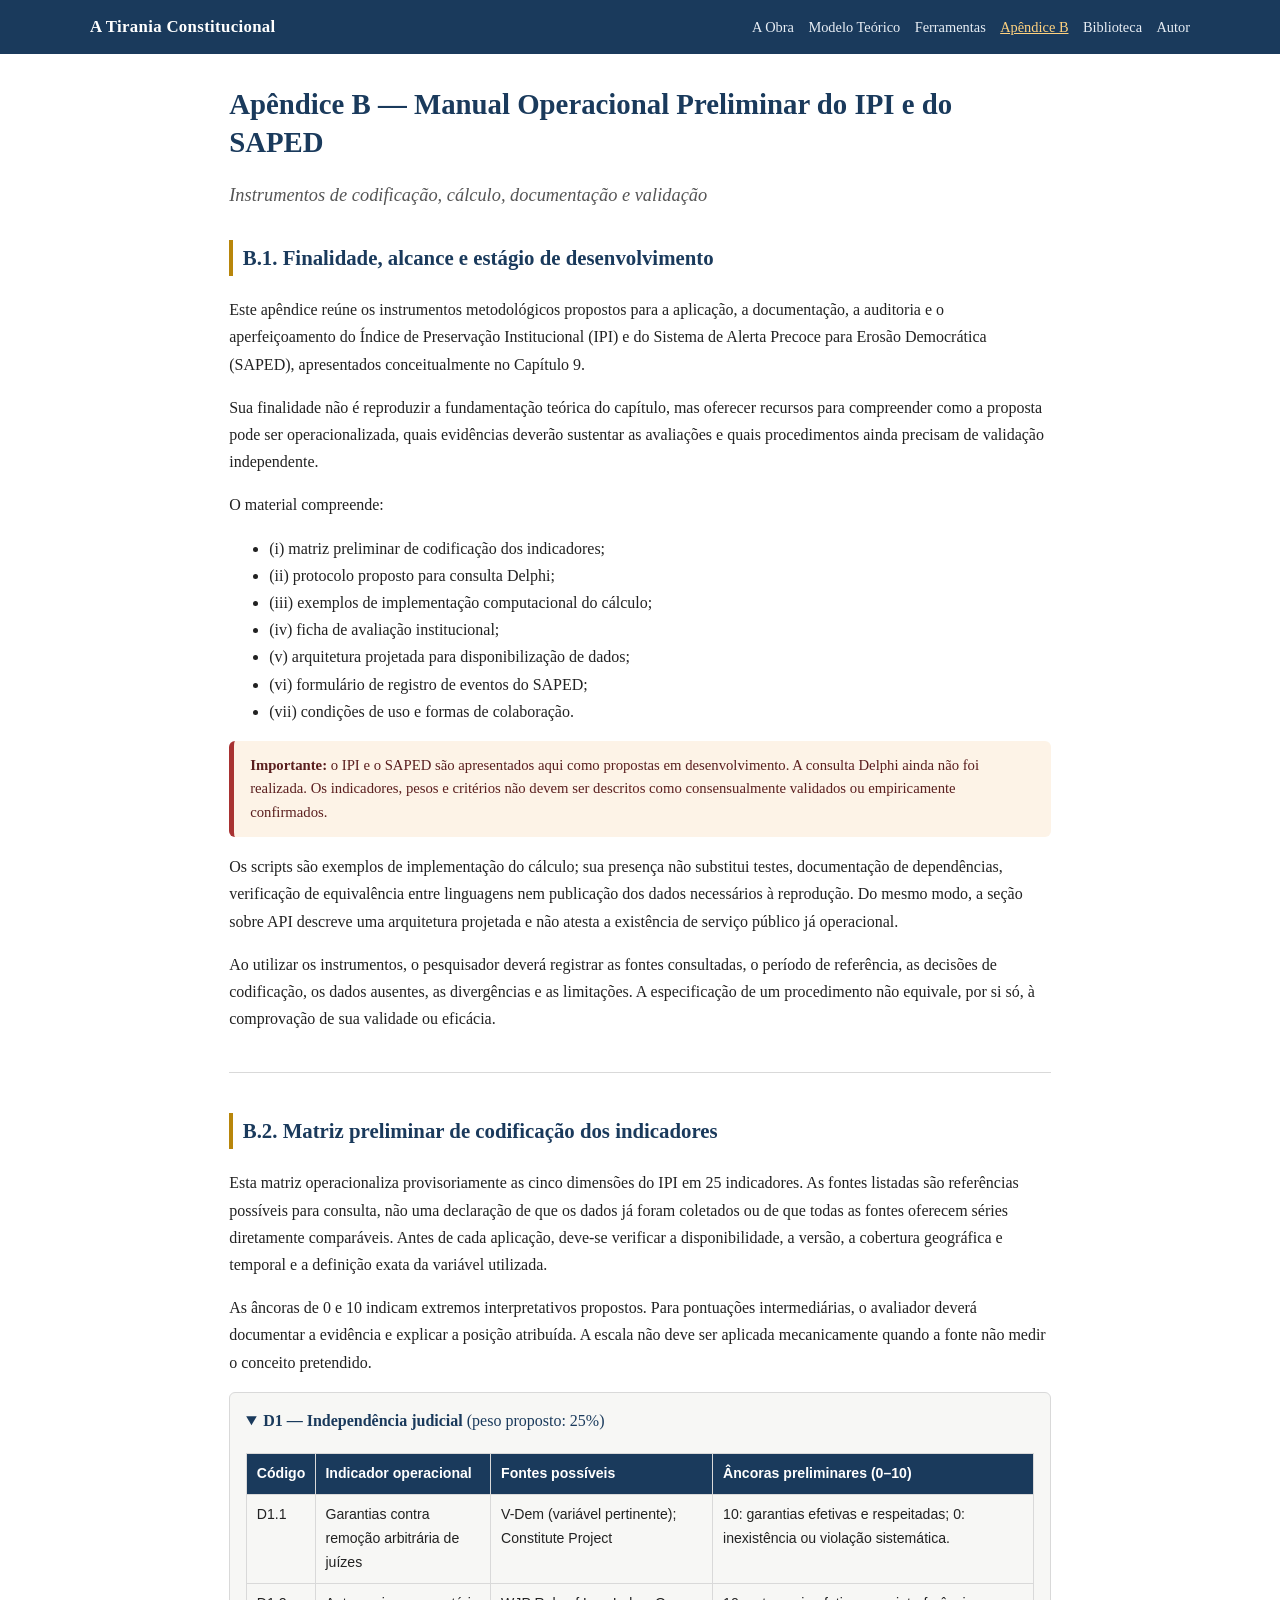
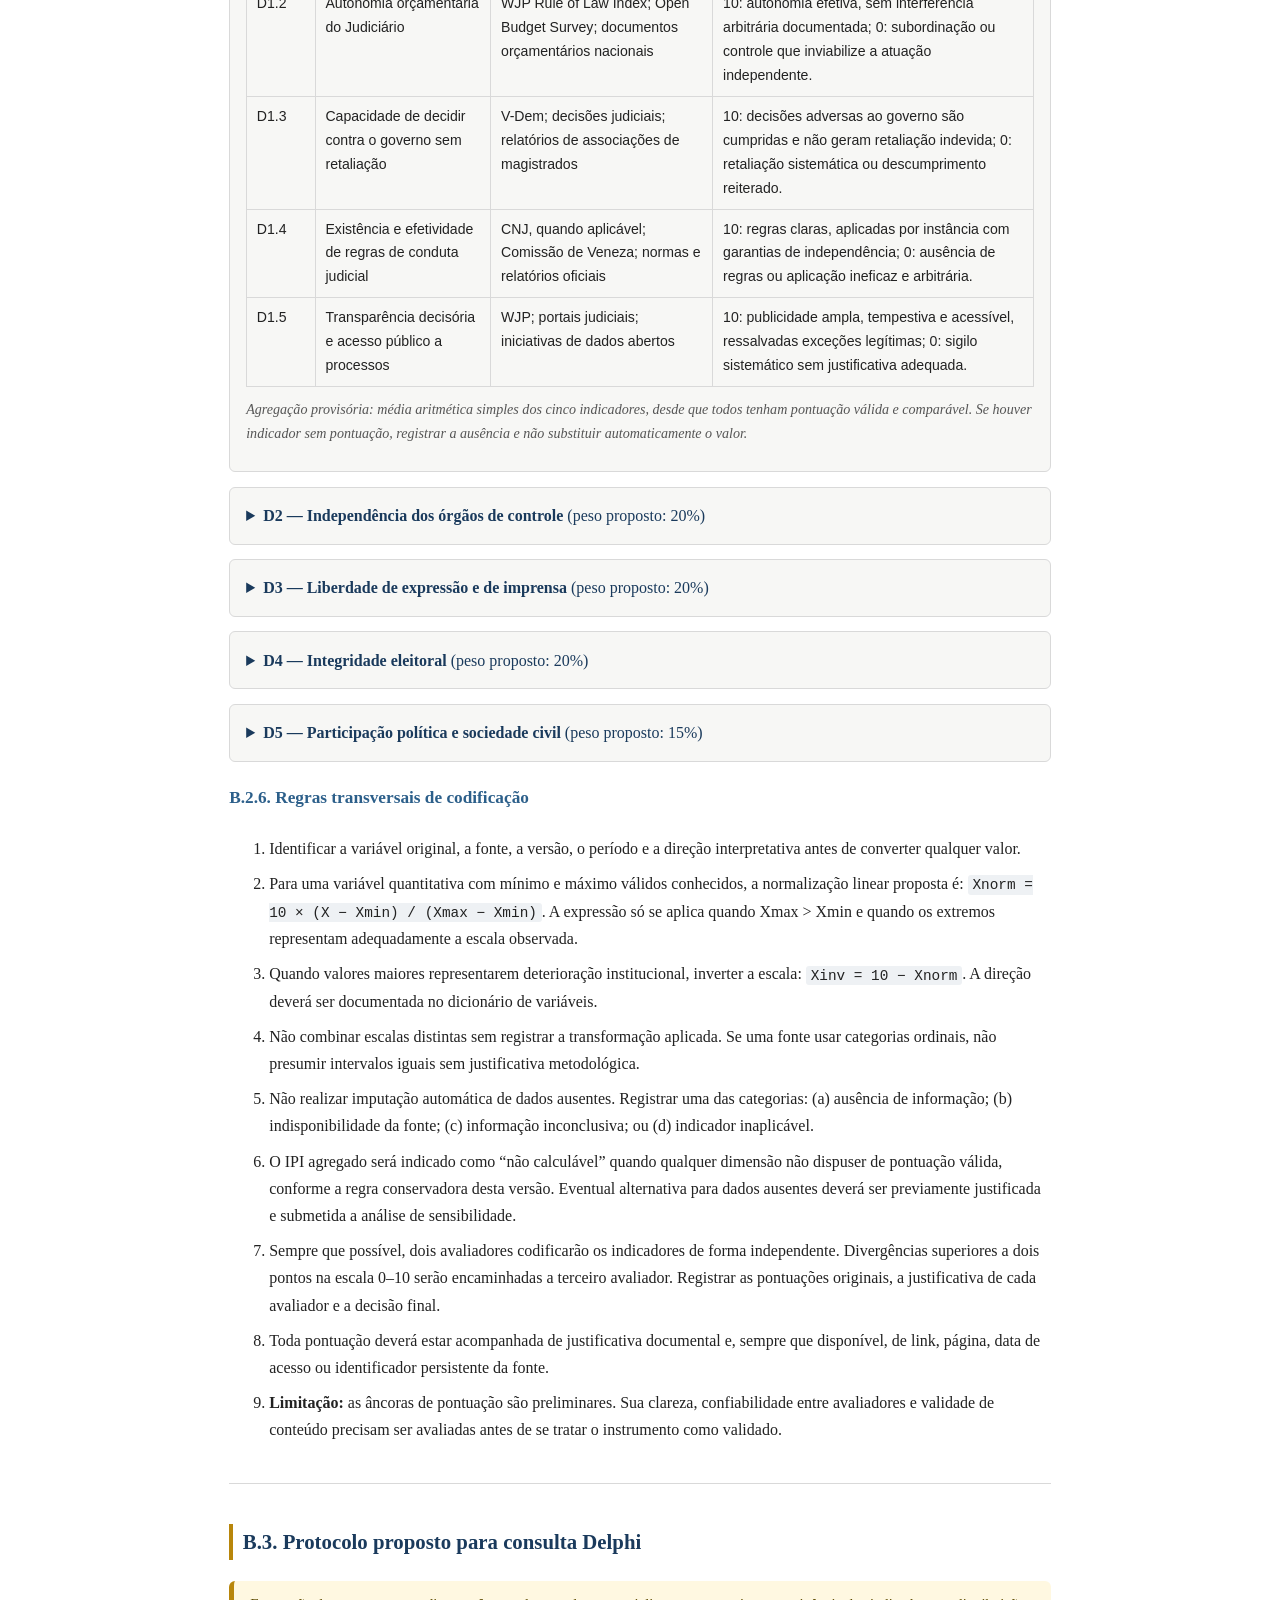
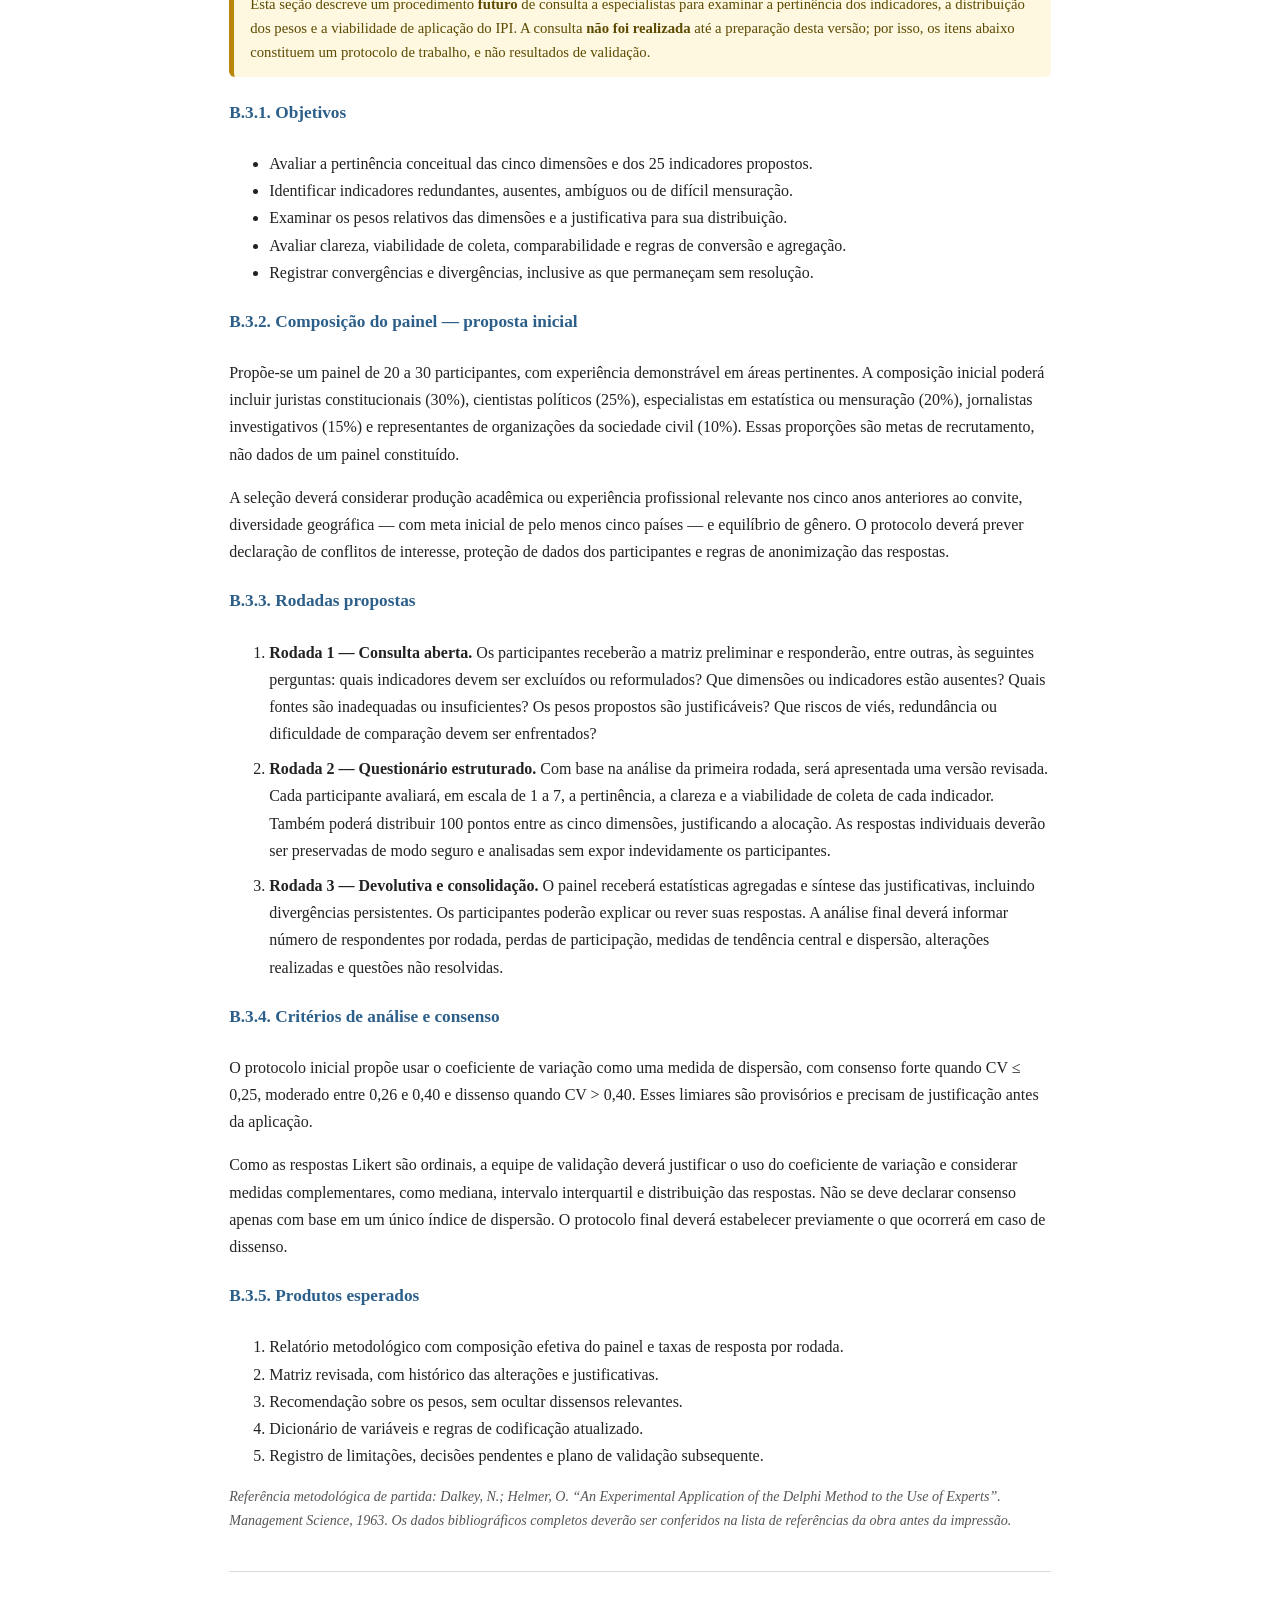
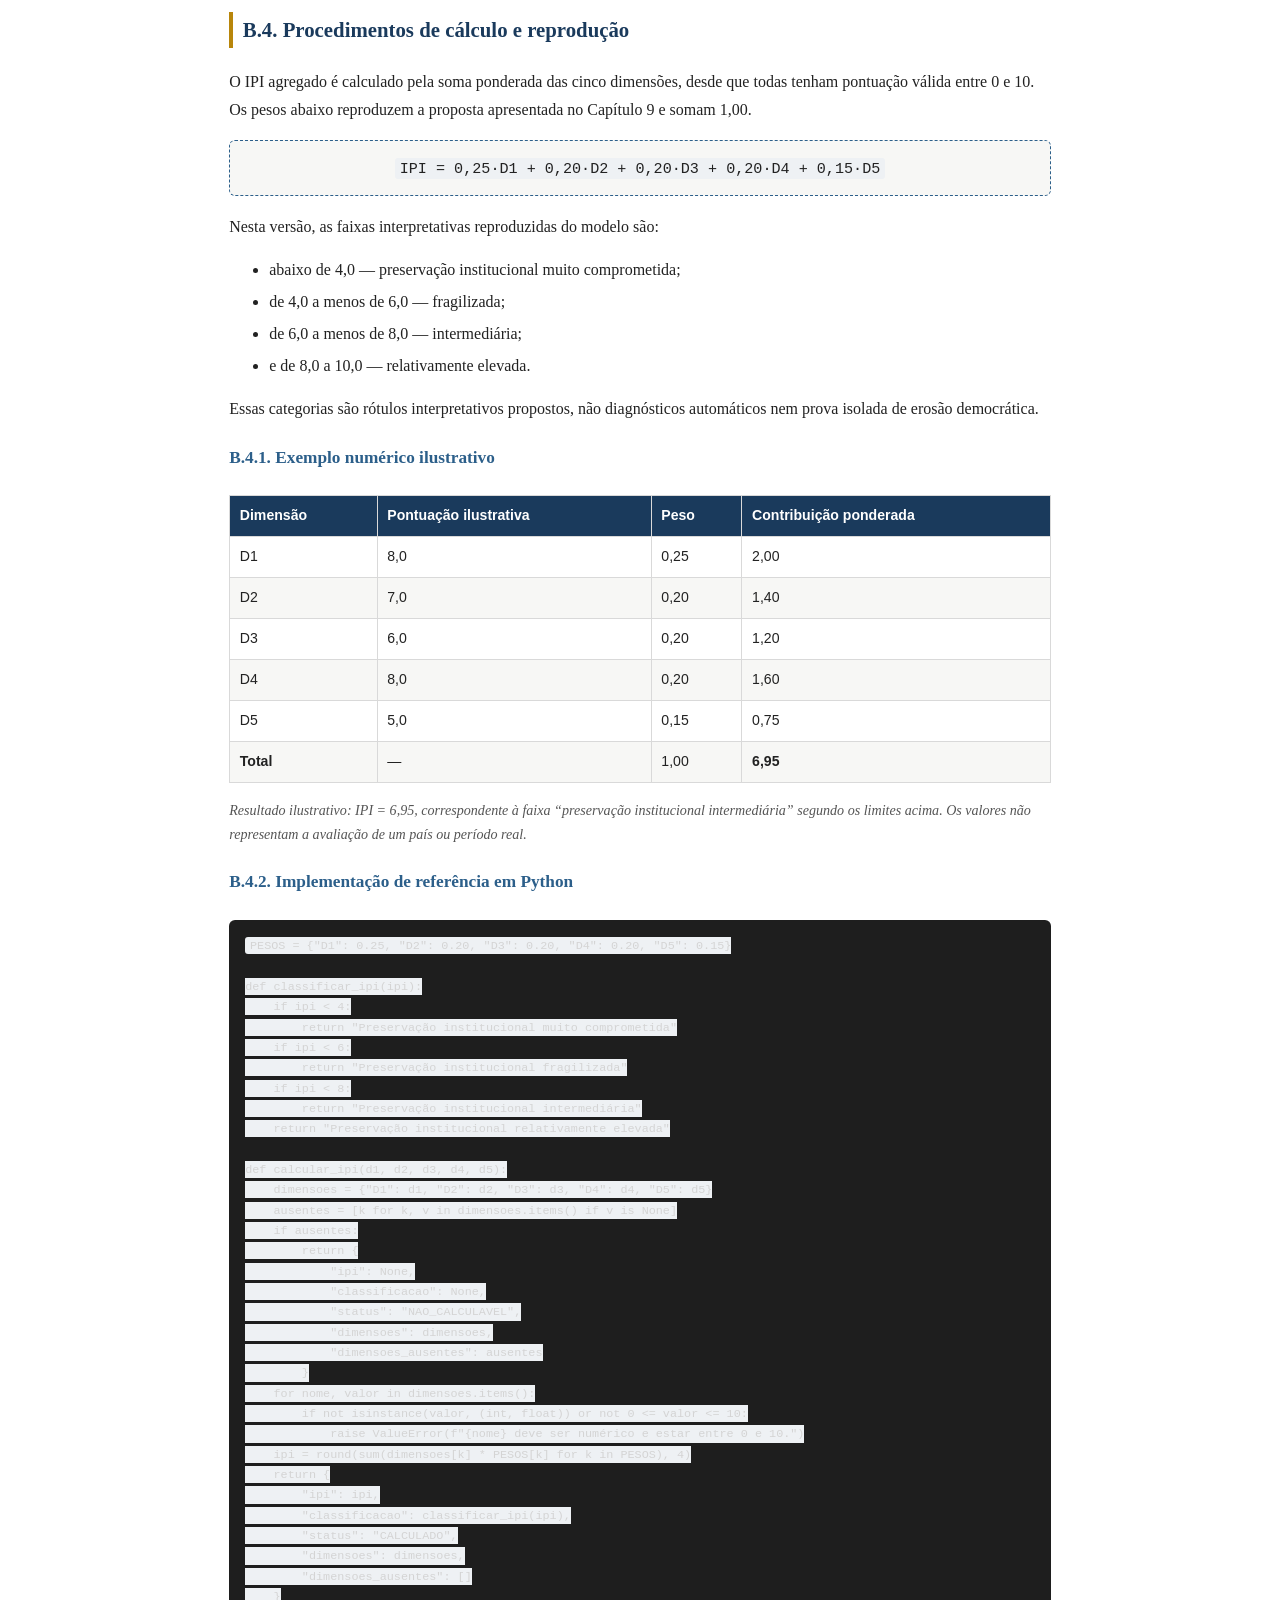
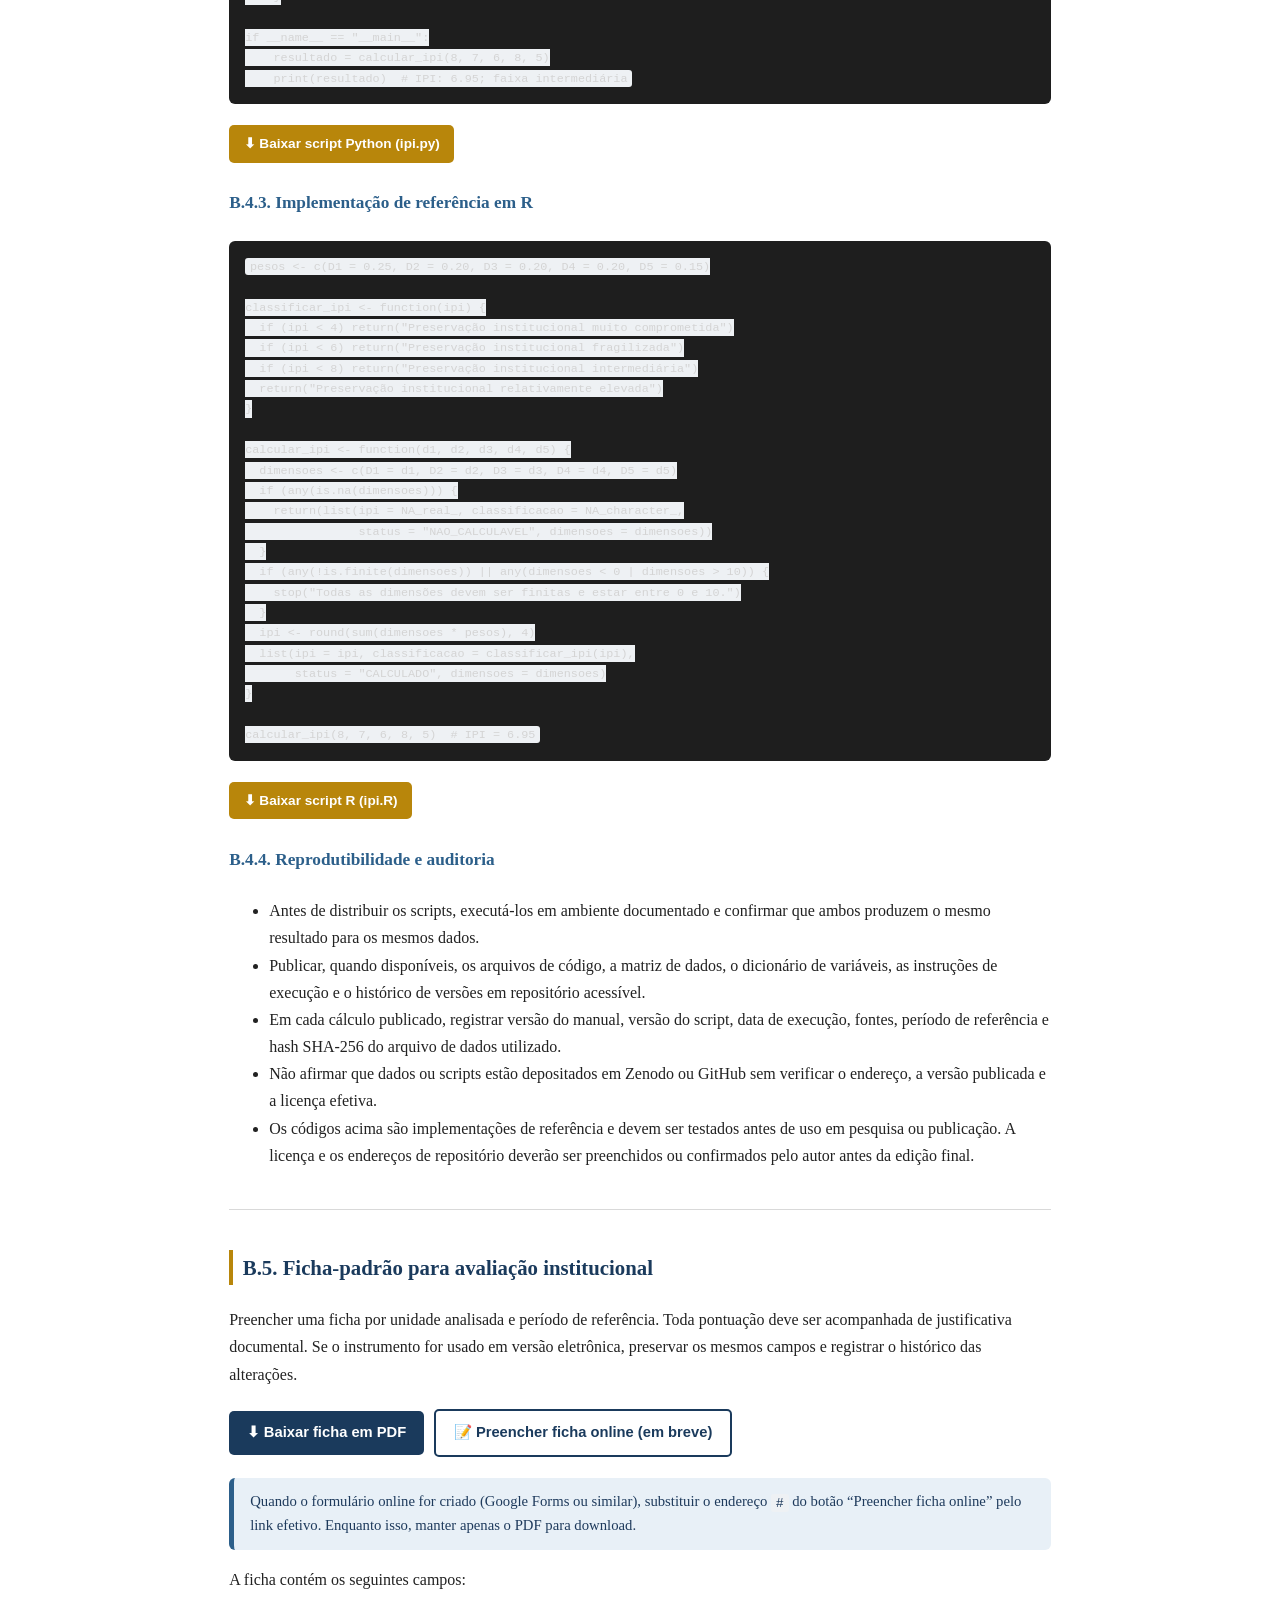
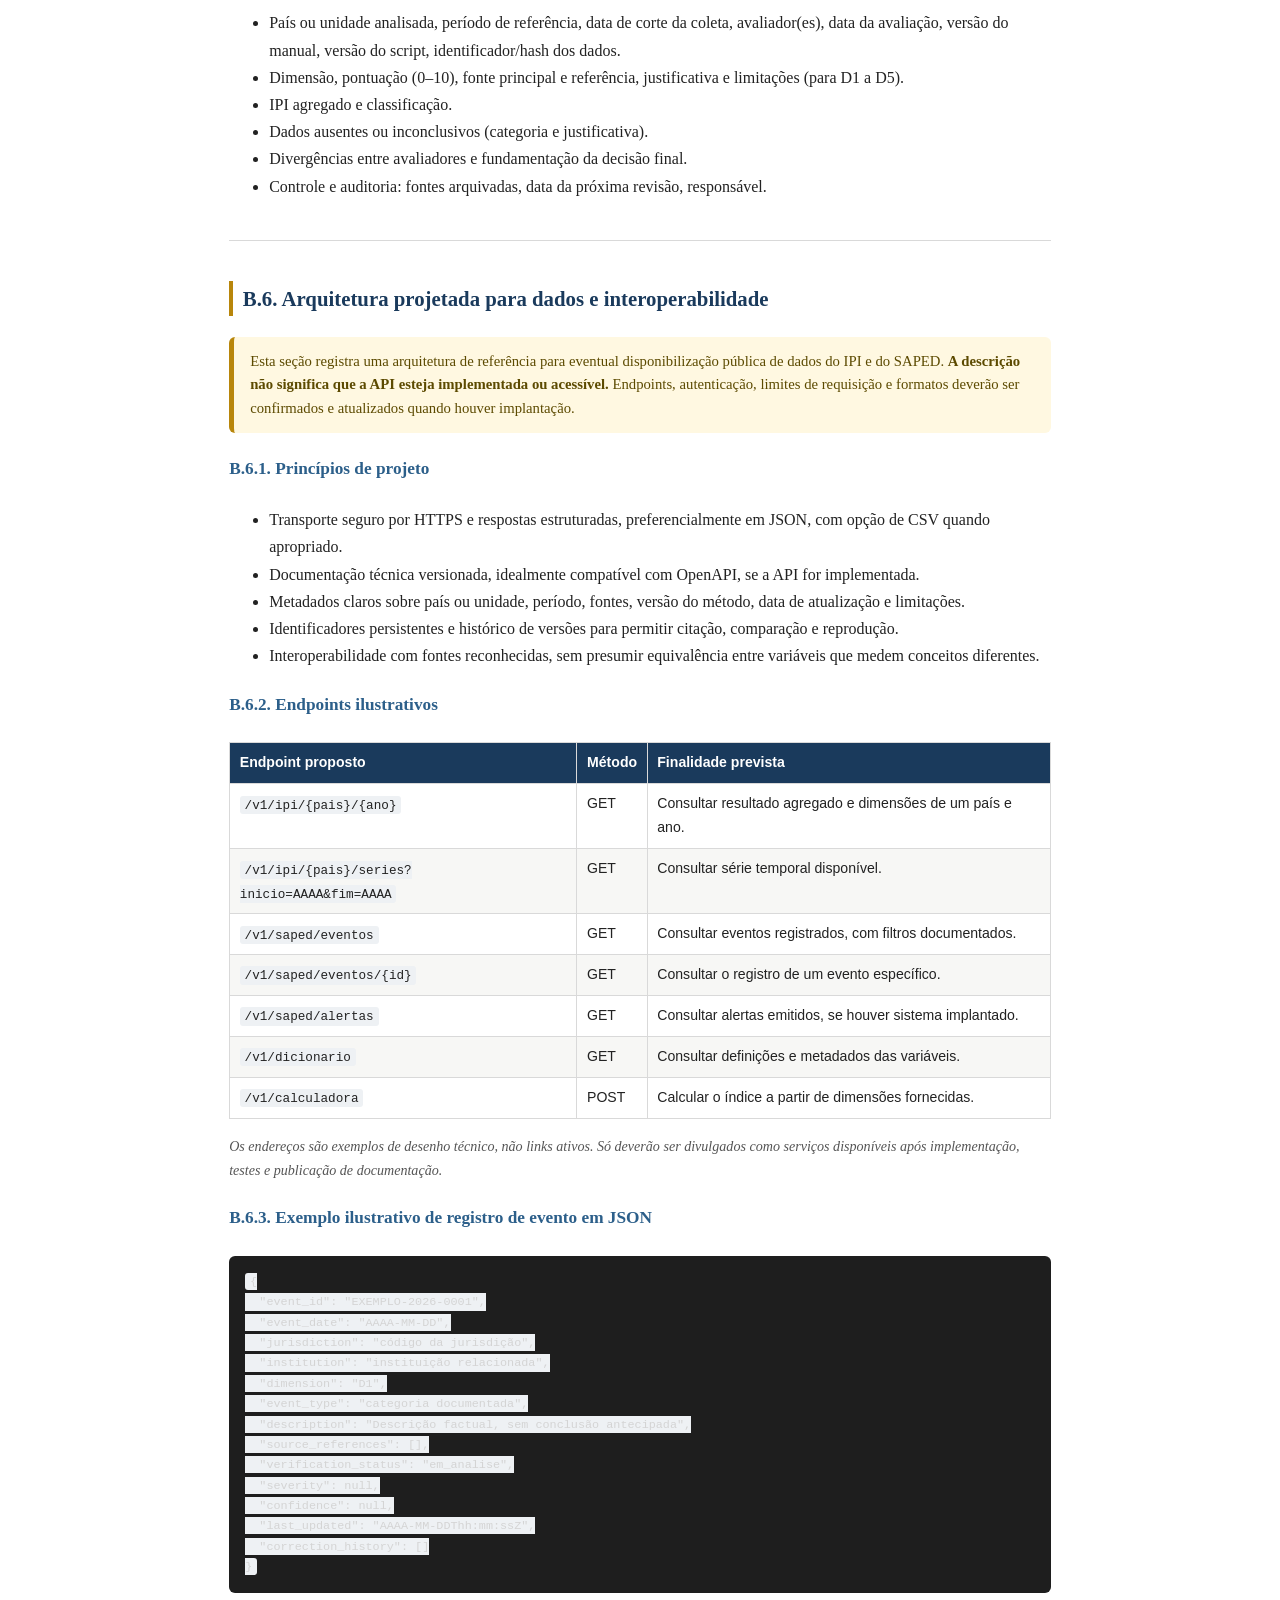
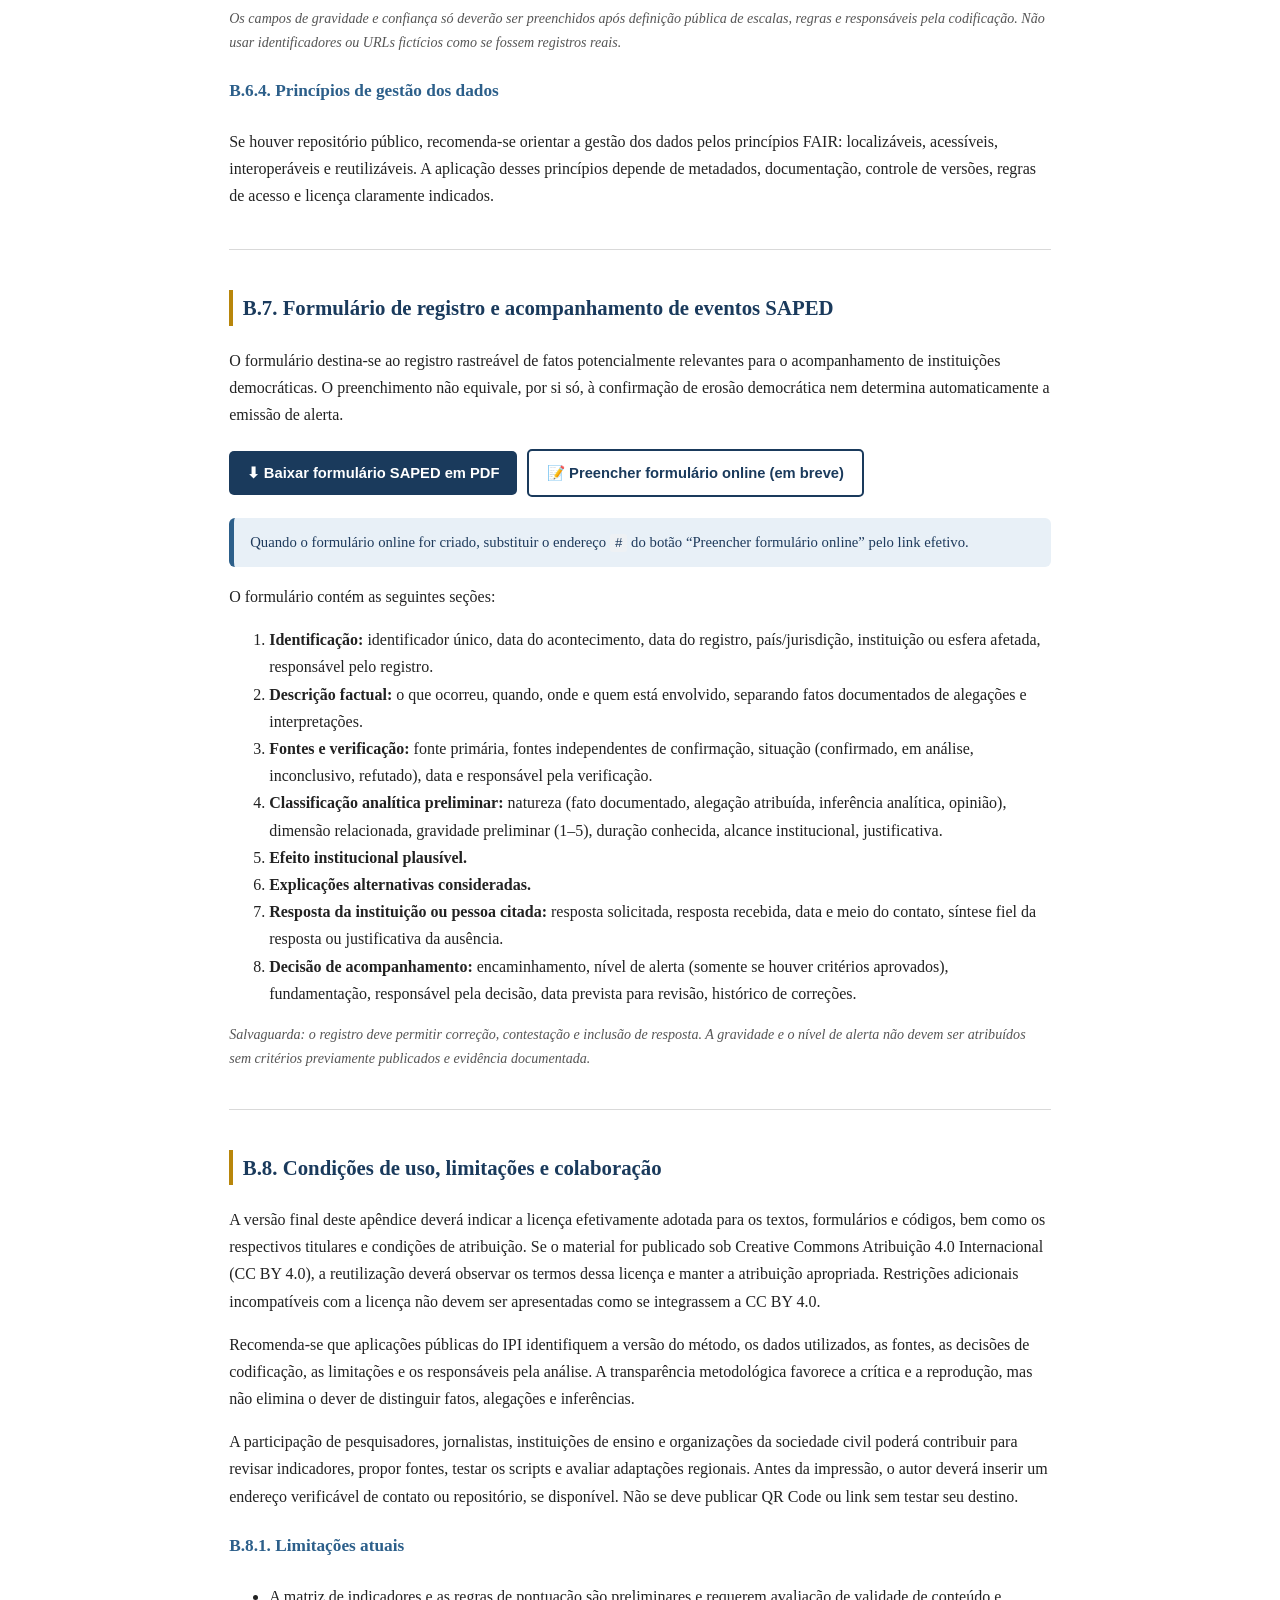
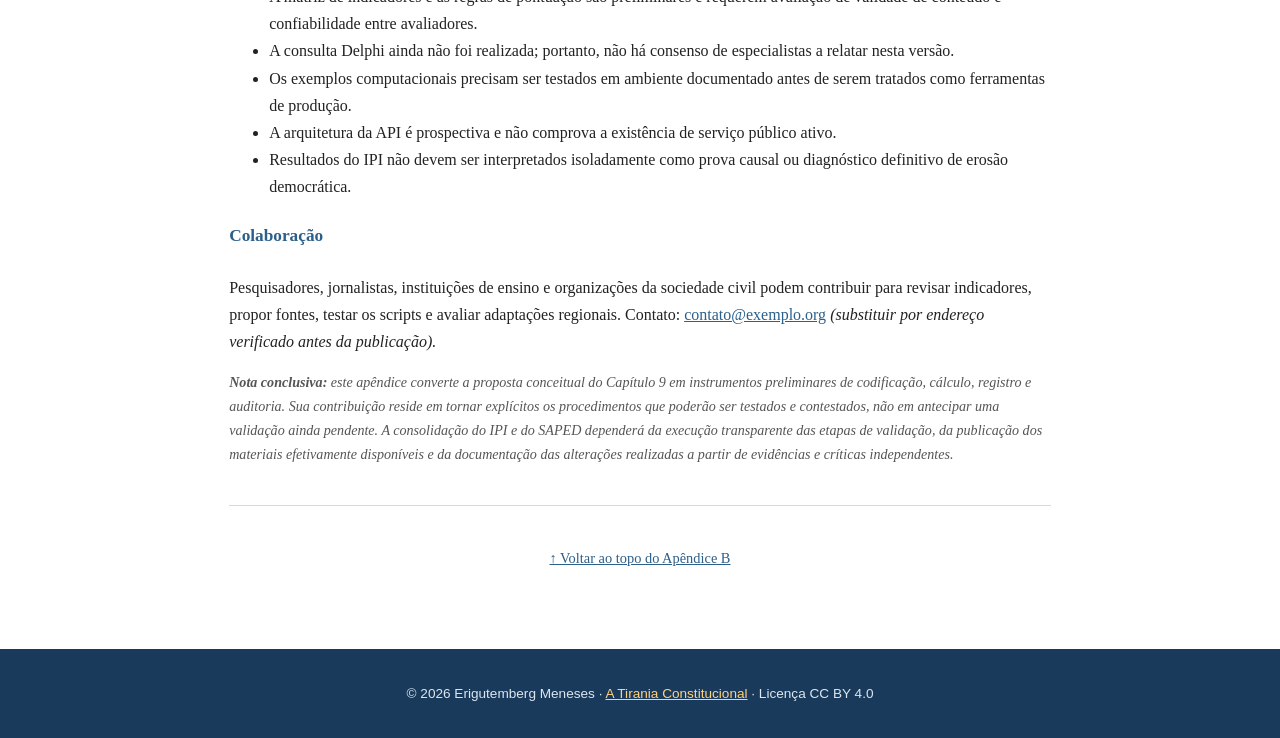
<file: apendice-b.html>
<!DOCTYPE html>
<html lang="pt-BR">
<head>
  <meta charset="UTF-8">
  <meta name="viewport" content="width=device-width, initial-scale=1.0">
  <title>Apêndice B — Manual Operacional do IPI e do SAPED | A Tirania Constitucional</title>
  <meta name="description" content="Manual operacional preliminar do IPI e do SAPED: matriz de codificação, protocolo Delphi, scripts de cálculo, ficha de avaliação, API projetada e formulário de registro de eventos.">
  <style>
    :root {
      --azul: #1a3a5c;
      --azul-claro: #2c5f8a;
      --dourado: #b8860b;
      --cinza-fundo: #f7f7f5;
      --cinza-borda: #d9d9d9;
      --texto: #222;
      --texto-suave: #555;
      --vermelho: #a83232;
      --verde: #2e7d32;
      --amarelo: #b8860b;
    }
    * { box-sizing: border-box; }
    body {
      margin: 0;
      font-family: Georgia, 'Times New Roman', serif;
      color: var(--texto);
      background: #fff;
      line-height: 1.7;
    }
    a { color: var(--azul-claro); }
    a:hover { color: var(--dourado); }

    /* Cabeçalho */
    .site-header {
      background: var(--azul);
      color: #fff;
      padding: 0.8rem 1.2rem;
      position: sticky;
      top: 0;
      z-index: 10;
    }
    .site-nav {
      display: flex;
      flex-wrap: wrap;
      align-items: center;
      justify-content: space-between;
      max-width: 1100px;
      margin: 0 auto;
      gap: 0.5rem;
    }
    .site-logo {
      color: #fff;
      text-decoration: none;
      font-weight: bold;
      font-size: 1.05rem;
      letter-spacing: 0.02em;
    }
    .nav-links {
      list-style: none;
      display: flex;
      flex-wrap: wrap;
      gap: 0.9rem;
      margin: 0;
      padding: 0;
      font-size: 0.9rem;
    }
    .nav-links a {
      color: #e8eef5;
      text-decoration: none;
    }
    .nav-links a:hover, .nav-links a.active {
      color: #ffd27f;
      text-decoration: underline;
    }

    /* Conteúdo */
    .apendice-main {
      max-width: 860px;
      margin: 0 auto;
      padding: 2rem 1.2rem 4rem;
    }
    .apendice-section {
      margin-bottom: 2.5rem;
      padding-bottom: 1.5rem;
      border-bottom: 1px solid var(--cinza-borda);
    }
    .apendice-section h1 {
      font-size: 1.8rem;
      color: var(--azul);
      line-height: 1.3;
      margin-top: 0;
    }
    .apendice-section h2 {
      font-size: 1.15rem;
      color: var(--texto-suave);
      font-weight: normal;
      font-style: italic;
      margin-top: -0.3rem;
    }
    .apendice-section h3 {
      font-size: 1.3rem;
      color: var(--azul);
      margin-top: 1.8rem;
      border-left: 4px solid var(--dourado);
      padding-left: 0.6rem;
    }
    .apendice-section h4 {
      font-size: 1.08rem;
      color: var(--azul-claro);
      margin-top: 1.3rem;
    }

    /* Tabelas */
    table {
      width: 100%;
      border-collapse: collapse;
      margin: 1rem 0;
      font-size: 0.88rem;
      font-family: Arial, Helvetica, sans-serif;
    }
    th, td {
      border: 1px solid var(--cinza-borda);
      padding: 0.5rem 0.6rem;
      text-align: left;
      vertical-align: top;
    }
    th {
      background: var(--azul);
      color: #fff;
      font-weight: bold;
    }
    tbody tr:nth-child(even) { background: var(--cinza-fundo); }

    /* Cards de dimensão */
    .dimensao-card {
      background: var(--cinza-fundo);
      border: 1px solid var(--cinza-borda);
      border-radius: 6px;
      margin: 0.9rem 0;
      padding: 0.7rem 1rem;
    }
    .dimensao-card summary {
      cursor: pointer;
      font-size: 1rem;
      color: var(--azul);
      padding: 0.2rem 0;
    }
    .dimensao-card summary:hover { color: var(--dourado); }

    /* Avisos */
    .aviso {
      border-radius: 6px;
      padding: 0.8rem 1rem;
      margin: 1rem 0;
      font-size: 0.92rem;
      line-height: 1.6;
    }
    .aviso-importante {
      background: #fdf3e7;
      border-left: 5px solid var(--vermelho);
      color: #5a1e1e;
    }
    .aviso-atencao {
      background: #fff8e1;
      border-left: 5px solid var(--amarelo);
      color: #5c4a00;
    }
    .aviso-info {
      background: #e8f0f7;
      border-left: 5px solid var(--azul-claro);
      color: #1e3a5c;
    }

    /* Blocos de código */
    .bloco-codigo {
      background: #1e1e1e;
      color: #d4d4d4;
      padding: 1rem;
      border-radius: 6px;
      overflow-x: auto;
      font-family: 'Consolas', 'Courier New', monospace;
      font-size: 0.82rem;
      line-height: 1.55;
    }
    .bloco-codigo code { font-family: inherit; }
    code {
      background: #eef1f4;
      padding: 0.1rem 0.3rem;
      border-radius: 3px;
      font-family: 'Consolas', 'Courier New', monospace;
      font-size: 0.9em;
    }

    /* Botões */
    .btn-primario, .btn-secundario, .btn-download {
      display: inline-block;
      padding: 0.6rem 1.1rem;
      border-radius: 5px;
      text-decoration: none;
      font-family: Arial, Helvetica, sans-serif;
      font-size: 0.92rem;
      font-weight: bold;
      margin: 0.3rem 0.4rem 0.3rem 0;
      transition: background 0.2s;
    }
    .btn-primario {
      background: var(--azul);
      color: #fff;
    }
    .btn-primario:hover { background: var(--azul-claro); color: #fff; }
    .btn-secundario {
      background: #fff;
      color: var(--azul);
      border: 2px solid var(--azul);
    }
    .btn-secundario:hover { background: var(--azul); color: #fff; }
    .btn-download {
      background: var(--dourado);
      color: #fff;
      font-size: 0.85rem;
      padding: 0.45rem 0.9rem;
    }
    .btn-download:hover { background: #966d09; color: #fff; }

    /* Listas */
    .regras-lista li, .rodadas-delphi li { margin-bottom: 0.5rem; }
    .faixas-ipi li { margin-bottom: 0.3rem; }
    .formula-ipi {
      background: var(--cinza-fundo);
      padding: 0.8rem;
      border-radius: 6px;
      text-align: center;
      font-size: 1.05rem;
      border: 1px dashed var(--azul-claro);
    }

    .nota, .nota-agregacao, .nota-final {
      font-size: 0.88rem;
      color: var(--texto-suave);
      font-style: italic;
    }
    .nota-agregacao { margin-top: -0.3rem; }
    .placeholder {
      color: var(--vermelho);
      font-style: italic;
      font-size: 0.9rem;
    }
    .voltar-topo {
      text-align: center;
      margin-top: 2rem;
      font-size: 0.9rem;
    }

    /* Rodapé */
    .site-footer {
      background: var(--azul);
      color: #dce6ef;
      text-align: center;
      padding: 1.2rem;
      font-size: 0.85rem;
      font-family: Arial, Helvetica, sans-serif;
    }
    .site-footer a { color: #ffd27f; }

    @media (max-width: 600px) {
      .apendice-section h1 { font-size: 1.4rem; }
      .nav-links { font-size: 0.8rem; gap: 0.6rem; }
      table { font-size: 0.78rem; }
      th, td { padding: 0.35rem 0.4rem; }
    }
  </style>
</head>
<body>

  <header class="site-header">
    <nav class="site-nav">
      <a href="index.html" class="site-logo">A Tirania Constitucional</a>
      <ul class="nav-links">
        <li><a href="index.html#obra">A Obra</a></li>
        <li><a href="index.html#modelo">Modelo Teórico</a></li>
        <li><a href="index.html#ferramentas">Ferramentas</a></li>
        <li><a href="apendice-b.html" class="active">Apêndice B</a></li>
        <li><a href="index.html#biblioteca">Biblioteca</a></li>
        <li><a href="index.html#autor">Autor</a></li>
      </ul>
    </nav>
  </header>

  <main class="apendice-main">

    <!-- B.1 -->
    <section id="b1" class="apendice-section">
      <h1>Apêndice B — Manual Operacional Preliminar do IPI e do SAPED</h1>
      <h2>Instrumentos de codificação, cálculo, documentação e validação</h2>

      <h3>B.1. Finalidade, alcance e estágio de desenvolvimento</h3>
      <p>
        Este apêndice reúne os instrumentos metodológicos propostos para a aplicação,
        a documentação, a auditoria e o aperfeiçoamento do Índice de Preservação
        Institucional (IPI) e do Sistema de Alerta Precoce para Erosão Democrática
        (SAPED), apresentados conceitualmente no Capítulo 9.
      </p>
      <p>
        Sua finalidade não é reproduzir a fundamentação teórica do capítulo, mas
        oferecer recursos para compreender como a proposta pode ser operacionalizada,
        quais evidências deverão sustentar as avaliações e quais procedimentos ainda
        precisam de validação independente.
      </p>
      <p>O material compreende:</p>
      <ul>
        <li>(i) matriz preliminar de codificação dos indicadores;</li>
        <li>(ii) protocolo proposto para consulta Delphi;</li>
        <li>(iii) exemplos de implementação computacional do cálculo;</li>
        <li>(iv) ficha de avaliação institucional;</li>
        <li>(v) arquitetura projetada para disponibilização de dados;</li>
        <li>(vi) formulário de registro de eventos do SAPED;</li>
        <li>(vii) condições de uso e formas de colaboração.</li>
      </ul>
      <div class="aviso aviso-importante">
        <strong>Importante:</strong> o IPI e o SAPED são apresentados aqui como propostas
        em desenvolvimento. A consulta Delphi ainda não foi realizada. Os indicadores,
        pesos e critérios não devem ser descritos como consensualmente validados ou
        empiricamente confirmados.
      </div>
      <p>
        Os scripts são exemplos de implementação do cálculo; sua presença não substitui
        testes, documentação de dependências, verificação de equivalência entre linguagens
        nem publicação dos dados necessários à reprodução. Do mesmo modo, a seção sobre API
        descreve uma arquitetura projetada e não atesta a existência de serviço público já
        operacional.
      </p>
      <p>
        Ao utilizar os instrumentos, o pesquisador deverá registrar as fontes consultadas,
        o período de referência, as decisões de codificação, os dados ausentes, as
        divergências e as limitações. A especificação de um procedimento não equivale, por
        si só, à comprovação de sua validade ou eficácia.
      </p>
    </section>

    <!-- B.2 -->
    <section id="b2" class="apendice-section">
      <h3>B.2. Matriz preliminar de codificação dos indicadores</h3>
      <p>
        Esta matriz operacionaliza provisoriamente as cinco dimensões do IPI em 25
        indicadores. As fontes listadas são referências possíveis para consulta, não
        uma declaração de que os dados já foram coletados ou de que todas as fontes
        oferecem séries diretamente comparáveis. Antes de cada aplicação, deve-se
        verificar a disponibilidade, a versão, a cobertura geográfica e temporal e a
        definição exata da variável utilizada.
      </p>
      <p>
        As âncoras de 0 e 10 indicam extremos interpretativos propostos. Para pontuações
        intermediárias, o avaliador deverá documentar a evidência e explicar a posição
        atribuída. A escala não deve ser aplicada mecanicamente quando a fonte não medir
        o conceito pretendido.
      </p>

      <!-- D1 -->
      <details class="dimensao-card" open>
        <summary><strong>D1 — Independência judicial</strong> (peso proposto: 25%)</summary>
        <table>
          <thead>
            <tr><th>Código</th><th>Indicador operacional</th><th>Fontes possíveis</th><th>Âncoras preliminares (0–10)</th></tr>
          </thead>
          <tbody>
            <tr>
              <td>D1.1</td>
              <td>Garantias contra remoção arbitrária de juízes</td>
              <td>V-Dem (variável pertinente); Constitute Project</td>
              <td>10: garantias efetivas e respeitadas; 0: inexistência ou violação sistemática.</td>
            </tr>
            <tr>
              <td>D1.2</td>
              <td>Autonomia orçamentária do Judiciário</td>
              <td>WJP Rule of Law Index; Open Budget Survey; documentos orçamentários nacionais</td>
              <td>10: autonomia efetiva, sem interferência arbitrária documentada; 0: subordinação ou controle que inviabilize a atuação independente.</td>
            </tr>
            <tr>
              <td>D1.3</td>
              <td>Capacidade de decidir contra o governo sem retaliação</td>
              <td>V-Dem; decisões judiciais; relatórios de associações de magistrados</td>
              <td>10: decisões adversas ao governo são cumpridas e não geram retaliação indevida; 0: retaliação sistemática ou descumprimento reiterado.</td>
            </tr>
            <tr>
              <td>D1.4</td>
              <td>Existência e efetividade de regras de conduta judicial</td>
              <td>CNJ, quando aplicável; Comissão de Veneza; normas e relatórios oficiais</td>
              <td>10: regras claras, aplicadas por instância com garantias de independência; 0: ausência de regras ou aplicação ineficaz e arbitrária.</td>
            </tr>
            <tr>
              <td>D1.5</td>
              <td>Transparência decisória e acesso público a processos</td>
              <td>WJP; portais judiciais; iniciativas de dados abertos</td>
              <td>10: publicidade ampla, tempestiva e acessível, ressalvadas exceções legítimas; 0: sigilo sistemático sem justificativa adequada.</td>
            </tr>
          </tbody>
        </table>
        <p class="nota-agregacao">
          Agregação provisória: média aritmética simples dos cinco indicadores, desde
          que todos tenham pontuação válida e comparável. Se houver indicador sem
          pontuação, registrar a ausência e não substituir automaticamente o valor.
        </p>
      </details>

      <!-- D2 -->
      <details class="dimensao-card">
        <summary><strong>D2 — Independência dos órgãos de controle</strong> (peso proposto: 20%)</summary>
        <table>
          <thead>
            <tr><th>Código</th><th>Indicador operacional</th><th>Fontes possíveis</th><th>Âncoras preliminares (0–10)</th></tr>
          </thead>
          <tbody>
            <tr>
              <td>D2.1</td>
              <td>Autonomia funcional de tribunais de contas e controladorias</td>
              <td>V-Dem; INTOSAI; legislação e relatórios oficiais</td>
              <td>10: autonomia jurídica e operacional efetiva; 0: subordinação que impeça controle independente.</td>
            </tr>
            <tr>
              <td>D2.2</td>
              <td>Capacidade técnica e estabilidade do quadro funcional</td>
              <td>WJP; relatórios anuais dos órgãos; dados de pessoal</td>
              <td>10: quadro qualificado e continuidade técnica; 0: substituição politizada recorrente ou perda grave de capacidade.</td>
            </tr>
            <tr>
              <td>D2.3</td>
              <td>Publicidade e tempestividade de auditorias</td>
              <td>Open Budget Survey; portais de transparência; relatórios de auditoria</td>
              <td>10: resultados publicados integral e tempestivamente; 0: retenção sistemática ou sigilo injustificado.</td>
            </tr>
            <tr>
              <td>D2.4</td>
              <td>Canal de denúncia e proteção de denunciantes</td>
              <td>OCDE; Transparency International; legislação nacional</td>
              <td>10: canais acessíveis e proteção efetiva contra retaliação; 0: ausência de proteção ou perseguição documentada.</td>
            </tr>
            <tr>
              <td>D2.5</td>
              <td>Investigação de agentes de alto escalão com critérios não seletivos</td>
              <td>V-Dem; relatórios oficiais e da sociedade civil; decisões judiciais</td>
              <td>10: evidência de aplicação consistente de critérios; 0: evidência robusta de seletividade política ou paralisação sistemática. Considerar explicações alternativas.</td>
            </tr>
          </tbody>
        </table>
        <p class="nota-agregacao">
          Agregação provisória: média aritmética simples dos cinco indicadores.
        </p>
      </details>

      <!-- D3 -->
      <details class="dimensao-card">
        <summary><strong>D3 — Liberdade de expressão e de imprensa</strong> (peso proposto: 20%)</summary>
        <table>
          <thead>
            <tr><th>Código</th><th>Indicador operacional</th><th>Fontes possíveis</th><th>Âncoras preliminares (0–10)</th></tr>
          </thead>
          <tbody>
            <tr>
              <td>D3.1</td>
              <td>Ausência de censura estatal prévia ou indireta indevida</td>
              <td>Freedom House; V-Dem; decisões judiciais e atos oficiais</td>
              <td>10: proteção jurídica acompanhada de prática efetiva; 0: censura sistemática formal ou informal.</td>
            </tr>
            <tr>
              <td>D3.2</td>
              <td>Pluralismo na propriedade e no acesso aos meios de comunicação</td>
              <td>Media Pluralism Monitor; Repórteres sem Fronteiras; dados de mercado</td>
              <td>10: pluralismo efetivo e diversidade de vozes; 0: concentração extrema associada a barreiras ou alinhamento coercitivo.</td>
            </tr>
            <tr>
              <td>D3.3</td>
              <td>Segurança de jornalistas e ausência de perseguição arbitrária</td>
              <td>CPJ; Repórteres sem Fronteiras; V-Dem; registros judiciais</td>
              <td>10: proteção efetiva e ausência de padrão de intimidação; 0: perseguição sistemática. Não usar a mera ausência de assassinatos como prova suficiente de segurança.</td>
            </tr>
            <tr>
              <td>D3.4</td>
              <td>Acesso à informação pública</td>
              <td>RTI Rating; legislação de acesso à informação; relatórios de implementação</td>
              <td>10: regras robustas, respostas tempestivas e recursos efetivos; 0: ausência de garantias ou obstrução sistemática.</td>
            </tr>
            <tr>
              <td>D3.5</td>
              <td>Independência editorial dos meios públicos</td>
              <td>EBU; Comissão de Veneza; estatutos e relatórios dos meios públicos</td>
              <td>10: autonomia editorial protegida na prática; 0: uso sistemático como instrumento de propaganda governamental.</td>
            </tr>
          </tbody>
        </table>
        <p class="nota-agregacao">
          Agregação provisória: média aritmética simples dos cinco indicadores.
        </p>
      </details>

      <!-- D4 -->
      <details class="dimensao-card">
        <summary><strong>D4 — Integridade eleitoral</strong> (peso proposto: 20%)</summary>
        <table>
          <thead>
            <tr><th>Código</th><th>Indicador operacional</th><th>Fontes possíveis</th><th>Âncoras preliminares (0–10)</th></tr>
          </thead>
          <tbody>
            <tr>
              <td>D4.1</td>
              <td>Imparcialidade da administração eleitoral</td>
              <td>V-Dem; International IDEA; legislação e relatórios eleitorais</td>
              <td>10: administração profissional e independente; 0: partidarização que comprometa a imparcialidade.</td>
            </tr>
            <tr>
              <td>D4.2</td>
              <td>Equidade de acesso à mídia e de financiamento eleitoral</td>
              <td>V-Dem; autoridades eleitorais; observadores nacionais e internacionais</td>
              <td>10: regras equitativas e fiscalização efetiva; 0: vantagens sistemáticas e indevidas ao incumbente.</td>
            </tr>
            <tr>
              <td>D4.3</td>
              <td>Liberdade de organização partidária</td>
              <td>V-Dem; Freedom House; legislação e decisões pertinentes</td>
              <td>10: liberdade efetiva de criação e atuação partidária; 0: barreiras arbitrárias ou restrições sistemáticas.</td>
            </tr>
            <tr>
              <td>D4.4</td>
              <td>Mecanismos efetivos de contestação e fiscalização eleitoral</td>
              <td>International IDEA; tribunais eleitorais; missões de observação</td>
              <td>10: recursos acessíveis, imparciais e tempestivos; 0: inexistência ou ineficácia sistemática.</td>
            </tr>
            <tr>
              <td>D4.5</td>
              <td>Respeito institucional aos resultados e possibilidade de alternância</td>
              <td>V-Dem; Latinobarómetro; documentos oficiais e eleitorais</td>
              <td>10: resultados apurados são respeitados e a alternância é viável; 0: recusa institucional sistemática de resultados válidos. A contestação pública, por si só, não reduz a pontuação.</td>
            </tr>
          </tbody>
        </table>
        <p class="nota-agregacao">
          Agregação provisória: média aritmética simples dos cinco indicadores.
        </p>
      </details>

      <!-- D5 -->
      <details class="dimensao-card">
        <summary><strong>D5 — Participação política e sociedade civil</strong> (peso proposto: 15%)</summary>
        <table>
          <thead>
            <tr><th>Código</th><th>Indicador operacional</th><th>Fontes possíveis</th><th>Âncoras preliminares (0–10)</th></tr>
          </thead>
          <tbody>
            <tr>
              <td>D5.1</td>
              <td>Liberdade de associação e reunião pacífica</td>
              <td>V-Dem; Freedom House; legislação e decisões judiciais</td>
              <td>10: liberdades protegidas e exercidas na prática; 0: restrições sistemáticas e arbitrárias.</td>
            </tr>
            <tr>
              <td>D5.2</td>
              <td>Canais institucionais de participação pública</td>
              <td>OCDE; relatórios nacionais; legislação e registros de participação</td>
              <td>10: canais acessíveis com influência demonstrável; 0: ausência de canais ou mecanismos meramente formais sem acesso efetivo.</td>
            </tr>
            <tr>
              <td>D5.3</td>
              <td>Proteção de ativistas e defensores de direitos humanos</td>
              <td>Front Line Defenders; V-Dem; registros oficiais e independentes</td>
              <td>10: proteção efetiva contra ameaças e retaliações; 0: criminalização ou violência sistemática sem resposta adequada.</td>
            </tr>
            <tr>
              <td>D5.4</td>
              <td>Autonomia das organizações da sociedade civil</td>
              <td>CIVICUS Monitor; legislação; relatórios temáticos</td>
              <td>10: autonomia efetiva; 0: restrições persecutórias ou impedimentos sistemáticos à atuação independente.</td>
            </tr>
            <tr>
              <td>D5.5</td>
              <td>Orçamento participativo e iniciativas populares</td>
              <td>IPEA; International IDEA; registros municipais e nacionais</td>
              <td>10: instrumentos acessíveis, regulares e com efeitos verificáveis; 0: inexistência ou bloqueio sistemático.</td>
            </tr>
          </tbody>
        </table>
        <p class="nota-agregacao">
          Agregação provisória: média aritmética simples dos cinco indicadores.
        </p>
      </details>

      <h4>B.2.6. Regras transversais de codificação</h4>
      <ol class="regras-lista">
        <li>Identificar a variável original, a fonte, a versão, o período e a direção interpretativa antes de converter qualquer valor.</li>
        <li>Para uma variável quantitativa com mínimo e máximo válidos conhecidos, a normalização linear proposta é: <code>Xnorm = 10 × (X − Xmin) / (Xmax − Xmin)</code>. A expressão só se aplica quando Xmax &gt; Xmin e quando os extremos representam adequadamente a escala observada.</li>
        <li>Quando valores maiores representarem deterioração institucional, inverter a escala: <code>Xinv = 10 − Xnorm</code>. A direção deverá ser documentada no dicionário de variáveis.</li>
        <li>Não combinar escalas distintas sem registrar a transformação aplicada. Se uma fonte usar categorias ordinais, não presumir intervalos iguais sem justificativa metodológica.</li>
        <li>Não realizar imputação automática de dados ausentes. Registrar uma das categorias: (a) ausência de informação; (b) indisponibilidade da fonte; (c) informação inconclusiva; ou (d) indicador inaplicável.</li>
        <li>O IPI agregado será indicado como “não calculável” quando qualquer dimensão não dispuser de pontuação válida, conforme a regra conservadora desta versão. Eventual alternativa para dados ausentes deverá ser previamente justificada e submetida a análise de sensibilidade.</li>
        <li>Sempre que possível, dois avaliadores codificarão os indicadores de forma independente. Divergências superiores a dois pontos na escala 0–10 serão encaminhadas a terceiro avaliador. Registrar as pontuações originais, a justificativa de cada avaliador e a decisão final.</li>
        <li>Toda pontuação deverá estar acompanhada de justificativa documental e, sempre que disponível, de link, página, data de acesso ou identificador persistente da fonte.</li>
        <li><strong>Limitação:</strong> as âncoras de pontuação são preliminares. Sua clareza, confiabilidade entre avaliadores e validade de conteúdo precisam ser avaliadas antes de se tratar o instrumento como validado.</li>
      </ol>
    </section>

    <!-- B.3 -->
    <section id="b3" class="apendice-section">
      <h3>B.3. Protocolo proposto para consulta Delphi</h3>
      <div class="aviso aviso-atencao">
        Esta seção descreve um procedimento <strong>futuro</strong> de consulta a
        especialistas para examinar a pertinência dos indicadores, a distribuição dos
        pesos e a viabilidade de aplicação do IPI. A consulta <strong>não foi realizada</strong>
        até a preparação desta versão; por isso, os itens abaixo constituem um protocolo
        de trabalho, e não resultados de validação.
      </div>

      <h4>B.3.1. Objetivos</h4>
      <ul>
        <li>Avaliar a pertinência conceitual das cinco dimensões e dos 25 indicadores propostos.</li>
        <li>Identificar indicadores redundantes, ausentes, ambíguos ou de difícil mensuração.</li>
        <li>Examinar os pesos relativos das dimensões e a justificativa para sua distribuição.</li>
        <li>Avaliar clareza, viabilidade de coleta, comparabilidade e regras de conversão e agregação.</li>
        <li>Registrar convergências e divergências, inclusive as que permaneçam sem resolução.</li>
      </ul>

      <h4>B.3.2. Composição do painel — proposta inicial</h4>
      <p>
        Propõe-se um painel de 20 a 30 participantes, com experiência demonstrável em
        áreas pertinentes. A composição inicial poderá incluir juristas constitucionais
        (30%), cientistas políticos (25%), especialistas em estatística ou mensuração
        (20%), jornalistas investigativos (15%) e representantes de organizações da
        sociedade civil (10%). Essas proporções são metas de recrutamento, não dados de
        um painel constituído.
      </p>
      <p>
        A seleção deverá considerar produção acadêmica ou experiência profissional
        relevante nos cinco anos anteriores ao convite, diversidade geográfica — com meta
        inicial de pelo menos cinco países — e equilíbrio de gênero. O protocolo deverá
        prever declaração de conflitos de interesse, proteção de dados dos participantes
        e regras de anonimização das respostas.
      </p>

      <h4>B.3.3. Rodadas propostas</h4>
      <ol class="rodadas-delphi">
        <li>
          <strong>Rodada 1 — Consulta aberta.</strong> Os participantes receberão a matriz
          preliminar e responderão, entre outras, às seguintes perguntas: quais indicadores
          devem ser excluídos ou reformulados? Que dimensões ou indicadores estão ausentes?
          Quais fontes são inadequadas ou insuficientes? Os pesos propostos são justificáveis?
          Que riscos de viés, redundância ou dificuldade de comparação devem ser enfrentados?
        </li>
        <li>
          <strong>Rodada 2 — Questionário estruturado.</strong> Com base na análise da
          primeira rodada, será apresentada uma versão revisada. Cada participante avaliará,
          em escala de 1 a 7, a pertinência, a clareza e a viabilidade de coleta de cada
          indicador. Também poderá distribuir 100 pontos entre as cinco dimensões,
          justificando a alocação. As respostas individuais deverão ser preservadas de modo
          seguro e analisadas sem expor indevidamente os participantes.
        </li>
        <li>
          <strong>Rodada 3 — Devolutiva e consolidação.</strong> O painel receberá
          estatísticas agregadas e síntese das justificativas, incluindo divergências
          persistentes. Os participantes poderão explicar ou rever suas respostas. A análise
          final deverá informar número de respondentes por rodada, perdas de participação,
          medidas de tendência central e dispersão, alterações realizadas e questões não
          resolvidas.
        </li>
      </ol>

      <h4>B.3.4. Critérios de análise e consenso</h4>
      <p>
        O protocolo inicial propõe usar o coeficiente de variação como uma medida de
        dispersão, com consenso forte quando CV ≤ 0,25, moderado entre 0,26 e 0,40 e
        dissenso quando CV &gt; 0,40. Esses limiares são provisórios e precisam de
        justificação antes da aplicação.
      </p>
      <p>
        Como as respostas Likert são ordinais, a equipe de validação deverá justificar o
        uso do coeficiente de variação e considerar medidas complementares, como mediana,
        intervalo interquartil e distribuição das respostas. Não se deve declarar consenso
        apenas com base em um único índice de dispersão. O protocolo final deverá
        estabelecer previamente o que ocorrerá em caso de dissenso.
      </p>

      <h4>B.3.5. Produtos esperados</h4>
      <ol>
        <li>Relatório metodológico com composição efetiva do painel e taxas de resposta por rodada.</li>
        <li>Matriz revisada, com histórico das alterações e justificativas.</li>
        <li>Recomendação sobre os pesos, sem ocultar dissensos relevantes.</li>
        <li>Dicionário de variáveis e regras de codificação atualizado.</li>
        <li>Registro de limitações, decisões pendentes e plano de validação subsequente.</li>
      </ol>
      <p class="nota">
        Referência metodológica de partida: Dalkey, N.; Helmer, O. “An Experimental
        Application of the Delphi Method to the Use of Experts”. <em>Management Science</em>,
        1963. Os dados bibliográficos completos deverão ser conferidos na lista de
        referências da obra antes da impressão.
      </p>
    </section>

    <!-- B.4 -->
    <section id="b4" class="apendice-section">
      <h3>B.4. Procedimentos de cálculo e reprodução</h3>
      <p>
        O IPI agregado é calculado pela soma ponderada das cinco dimensões, desde que
        todas tenham pontuação válida entre 0 e 10. Os pesos abaixo reproduzem a proposta
        apresentada no Capítulo 9 e somam 1,00.
      </p>
      <p class="formula-ipi"><code>IPI = 0,25·D1 + 0,20·D2 + 0,20·D3 + 0,20·D4 + 0,15·D5</code></p>
      <p>Nesta versão, as faixas interpretativas reproduzidas do modelo são:</p>
      <ul class="faixas-ipi">
        <li>abaixo de 4,0 — preservação institucional muito comprometida;</li>
        <li>de 4,0 a menos de 6,0 — fragilizada;</li>
        <li>de 6,0 a menos de 8,0 — intermediária;</li>
        <li>e de 8,0 a 10,0 — relativamente elevada.</li>
      </ul>
      <p>
        Essas categorias são rótulos interpretativos propostos, não diagnósticos
        automáticos nem prova isolada de erosão democrática.
      </p>

      <h4>B.4.1. Exemplo numérico ilustrativo</h4>
      <table>
        <thead>
          <tr><th>Dimensão</th><th>Pontuação ilustrativa</th><th>Peso</th><th>Contribuição ponderada</th></tr>
        </thead>
        <tbody>
          <tr><td>D1</td><td>8,0</td><td>0,25</td><td>2,00</td></tr>
          <tr><td>D2</td><td>7,0</td><td>0,20</td><td>1,40</td></tr>
          <tr><td>D3</td><td>6,0</td><td>0,20</td><td>1,20</td></tr>
          <tr><td>D4</td><td>8,0</td><td>0,20</td><td>1,60</td></tr>
          <tr><td>D5</td><td>5,0</td><td>0,15</td><td>0,75</td></tr>
          <tr><td><strong>Total</strong></td><td>—</td><td>1,00</td><td><strong>6,95</strong></td></tr>
        </tbody>
      </table>
      <p class="nota">
        Resultado ilustrativo: IPI = 6,95, correspondente à faixa “preservação
        institucional intermediária” segundo os limites acima. Os valores não representam
        a avaliação de um país ou período real.
      </p>

      <h4>B.4.2. Implementação de referência em Python</h4>
      <pre class="bloco-codigo"><code>PESOS = {"D1": 0.25, "D2": 0.20, "D3": 0.20, "D4": 0.20, "D5": 0.15}

def classificar_ipi(ipi):
    if ipi &lt; 4:
        return "Preservação institucional muito comprometida"
    if ipi &lt; 6:
        return "Preservação institucional fragilizada"
    if ipi &lt; 8:
        return "Preservação institucional intermediária"
    return "Preservação institucional relativamente elevada"

def calcular_ipi(d1, d2, d3, d4, d5):
    dimensoes = {"D1": d1, "D2": d2, "D3": d3, "D4": d4, "D5": d5}
    ausentes = [k for k, v in dimensoes.items() if v is None]
    if ausentes:
        return {
            "ipi": None,
            "classificacao": None,
            "status": "NAO_CALCULAVEL",
            "dimensoes": dimensoes,
            "dimensoes_ausentes": ausentes
        }
    for nome, valor in dimensoes.items():
        if not isinstance(valor, (int, float)) or not 0 &lt;= valor &lt;= 10:
            raise ValueError(f"{nome} deve ser numérico e estar entre 0 e 10.")
    ipi = round(sum(dimensoes[k] * PESOS[k] for k in PESOS), 4)
    return {
        "ipi": ipi,
        "classificacao": classificar_ipi(ipi),
        "status": "CALCULADO",
        "dimensoes": dimensoes,
        "dimensoes_ausentes": []
    }

if __name__ == "__main__":
    resultado = calcular_ipi(8, 7, 6, 8, 5)
    print(resultado)  # IPI: 6.95; faixa intermediária</code></pre>
      <p><a class="btn-download" href="assets/ipi.py" download>⬇ Baixar script Python (ipi.py)</a></p>

      <h4>B.4.3. Implementação de referência em R</h4>
      <pre class="bloco-codigo"><code>pesos &lt;- c(D1 = 0.25, D2 = 0.20, D3 = 0.20, D4 = 0.20, D5 = 0.15)

classificar_ipi &lt;- function(ipi) {
  if (ipi &lt; 4) return("Preservação institucional muito comprometida")
  if (ipi &lt; 6) return("Preservação institucional fragilizada")
  if (ipi &lt; 8) return("Preservação institucional intermediária")
  return("Preservação institucional relativamente elevada")
}

calcular_ipi &lt;- function(d1, d2, d3, d4, d5) {
  dimensoes &lt;- c(D1 = d1, D2 = d2, D3 = d3, D4 = d4, D5 = d5)
  if (any(is.na(dimensoes))) {
    return(list(ipi = NA_real_, classificacao = NA_character_,
                status = "NAO_CALCULAVEL", dimensoes = dimensoes))
  }
  if (any(!is.finite(dimensoes)) || any(dimensoes &lt; 0 | dimensoes &gt; 10)) {
    stop("Todas as dimensões devem ser finitas e estar entre 0 e 10.")
  }
  ipi &lt;- round(sum(dimensoes * pesos), 4)
  list(ipi = ipi, classificacao = classificar_ipi(ipi),
       status = "CALCULADO", dimensoes = dimensoes)
}

calcular_ipi(8, 7, 6, 8, 5)  # IPI = 6.95</code></pre>
      <p><a class="btn-download" href="assets/ipi.R" download>⬇ Baixar script R (ipi.R)</a></p>

      <h4>B.4.4. Reprodutibilidade e auditoria</h4>
      <ul>
        <li>Antes de distribuir os scripts, executá-los em ambiente documentado e confirmar que ambos produzem o mesmo resultado para os mesmos dados.</li>
        <li>Publicar, quando disponíveis, os arquivos de código, a matriz de dados, o dicionário de variáveis, as instruções de execução e o histórico de versões em repositório acessível.</li>
        <li>Em cada cálculo publicado, registrar versão do manual, versão do script, data de execução, fontes, período de referência e hash SHA-256 do arquivo de dados utilizado.</li>
        <li>Não afirmar que dados ou scripts estão depositados em Zenodo ou GitHub sem verificar o endereço, a versão publicada e a licença efetiva.</li>
        <li>Os códigos acima são implementações de referência e devem ser testados antes de uso em pesquisa ou publicação. A licença e os endereços de repositório deverão ser preenchidos ou confirmados pelo autor antes da edição final.</li>
      </ul>
    </section>

    <!-- B.5 -->
    <section id="b5" class="apendice-section">
      <h3>B.5. Ficha-padrão para avaliação institucional</h3>
      <p>
        Preencher uma ficha por unidade analisada e período de referência. Toda pontuação
        deve ser acompanhada de justificativa documental. Se o instrumento for usado em
        versão eletrônica, preservar os mesmos campos e registrar o histórico das alterações.
      </p>
      <p>
        <a class="btn-primario" href="assets/ficha-avaliacao-ipi.pdf" download>⬇ Baixar ficha em PDF</a>
        <a class="btn-secundario" href="#" target="_blank" rel="noopener">📝 Preencher ficha online (em breve)</a>
      </p>
      <div class="aviso aviso-info">
        Quando o formulário online for criado (Google Forms ou similar), substituir o
        endereço <code>#</code> do botão “Preencher ficha online” pelo link efetivo.
        Enquanto isso, manter apenas o PDF para download.
      </div>
      <p>A ficha contém os seguintes campos:</p>
      <ul>
        <li>País ou unidade analisada, período de referência, data de corte da coleta, avaliador(es), data da avaliação, versão do manual, versão do script, identificador/hash dos dados.</li>
        <li>Dimensão, pontuação (0–10), fonte principal e referência, justificativa e limitações (para D1 a D5).</li>
        <li>IPI agregado e classificação.</li>
        <li>Dados ausentes ou inconclusivos (categoria e justificativa).</li>
        <li>Divergências entre avaliadores e fundamentação da decisão final.</li>
        <li>Controle e auditoria: fontes arquivadas, data da próxima revisão, responsável.</li>
      </ul>
    </section>

    <!-- B.6 -->
    <section id="b6" class="apendice-section">
      <h3>B.6. Arquitetura projetada para dados e interoperabilidade</h3>
      <div class="aviso aviso-atencao">
        Esta seção registra uma arquitetura de referência para eventual disponibilização
        pública de dados do IPI e do SAPED. <strong>A descrição não significa que a API
        esteja implementada ou acessível.</strong> Endpoints, autenticação, limites de
        requisição e formatos deverão ser confirmados e atualizados quando houver implantação.
      </div>

      <h4>B.6.1. Princípios de projeto</h4>
      <ul>
        <li>Transporte seguro por HTTPS e respostas estruturadas, preferencialmente em JSON, com opção de CSV quando apropriado.</li>
        <li>Documentação técnica versionada, idealmente compatível com OpenAPI, se a API for implementada.</li>
        <li>Metadados claros sobre país ou unidade, período, fontes, versão do método, data de atualização e limitações.</li>
        <li>Identificadores persistentes e histórico de versões para permitir citação, comparação e reprodução.</li>
        <li>Interoperabilidade com fontes reconhecidas, sem presumir equivalência entre variáveis que medem conceitos diferentes.</li>
      </ul>

      <h4>B.6.2. Endpoints ilustrativos</h4>
      <table>
        <thead>
          <tr><th>Endpoint proposto</th><th>Método</th><th>Finalidade prevista</th></tr>
        </thead>
        <tbody>
          <tr><td><code>/v1/ipi/{pais}/{ano}</code></td><td>GET</td><td>Consultar resultado agregado e dimensões de um país e ano.</td></tr>
          <tr><td><code>/v1/ipi/{pais}/series?inicio=AAAA&amp;fim=AAAA</code></td><td>GET</td><td>Consultar série temporal disponível.</td></tr>
          <tr><td><code>/v1/saped/eventos</code></td><td>GET</td><td>Consultar eventos registrados, com filtros documentados.</td></tr>
          <tr><td><code>/v1/saped/eventos/{id}</code></td><td>GET</td><td>Consultar o registro de um evento específico.</td></tr>
          <tr><td><code>/v1/saped/alertas</code></td><td>GET</td><td>Consultar alertas emitidos, se houver sistema implantado.</td></tr>
          <tr><td><code>/v1/dicionario</code></td><td>GET</td><td>Consultar definições e metadados das variáveis.</td></tr>
          <tr><td><code>/v1/calculadora</code></td><td>POST</td><td>Calcular o índice a partir de dimensões fornecidas.</td></tr>
        </tbody>
      </table>
      <p class="nota">
        Os endereços são exemplos de desenho técnico, não links ativos. Só deverão ser
        divulgados como serviços disponíveis após implementação, testes e publicação de
        documentação.
      </p>

      <h4>B.6.3. Exemplo ilustrativo de registro de evento em JSON</h4>
      <pre class="bloco-codigo"><code>{
  "event_id": "EXEMPLO-2026-0001",
  "event_date": "AAAA-MM-DD",
  "jurisdiction": "código da jurisdição",
  "institution": "instituição relacionada",
  "dimension": "D1",
  "event_type": "categoria documentada",
  "description": "Descrição factual, sem conclusão antecipada",
  "source_references": [],
  "verification_status": "em_analise",
  "severity": null,
  "confidence": null,
  "last_updated": "AAAA-MM-DDThh:mm:ssZ",
  "correction_history": []
}</code></pre>
      <p class="nota">
        Os campos de gravidade e confiança só deverão ser preenchidos após definição
        pública de escalas, regras e responsáveis pela codificação. Não usar identificadores
        ou URLs fictícios como se fossem registros reais.
      </p>

      <h4>B.6.4. Princípios de gestão dos dados</h4>
      <p>
        Se houver repositório público, recomenda-se orientar a gestão dos dados pelos
        princípios FAIR: localizáveis, acessíveis, interoperáveis e reutilizáveis. A
        aplicação desses princípios depende de metadados, documentação, controle de versões,
        regras de acesso e licença claramente indicados.
      </p>
    </section>

    <!-- B.7 -->
    <section id="b7" class="apendice-section">
      <h3>B.7. Formulário de registro e acompanhamento de eventos SAPED</h3>
      <p>
        O formulário destina-se ao registro rastreável de fatos potencialmente relevantes
        para o acompanhamento de instituições democráticas. O preenchimento não equivale,
        por si só, à confirmação de erosão democrática nem determina automaticamente a
        emissão de alerta.
      </p>
      <p>
        <a class="btn-primario" href="assets/formulario-saped.pdf" download>⬇ Baixar formulário SAPED em PDF</a>
        <a class="btn-secundario" href="#" target="_blank" rel="noopener">📝 Preencher formulário online (em breve)</a>
      </p>
      <div class="aviso aviso-info">
        Quando o formulário online for criado, substituir o endereço <code>#</code> do
        botão “Preencher formulário online” pelo link efetivo.
      </div>
      <p>O formulário contém as seguintes seções:</p>
      <ol>
        <li><strong>Identificação:</strong> identificador único, data do acontecimento, data do registro, país/jurisdição, instituição ou esfera afetada, responsável pelo registro.</li>
        <li><strong>Descrição factual:</strong> o que ocorreu, quando, onde e quem está envolvido, separando fatos documentados de alegações e interpretações.</li>
        <li><strong>Fontes e verificação:</strong> fonte primária, fontes independentes de confirmação, situação (confirmado, em análise, inconclusivo, refutado), data e responsável pela verificação.</li>
        <li><strong>Classificação analítica preliminar:</strong> natureza (fato documentado, alegação atribuída, inferência analítica, opinião), dimensão relacionada, gravidade preliminar (1–5), duração conhecida, alcance institucional, justificativa.</li>
        <li><strong>Efeito institucional plausível.</strong></li>
        <li><strong>Explicações alternativas consideradas.</strong></li>
        <li><strong>Resposta da instituição ou pessoa citada:</strong> resposta solicitada, resposta recebida, data e meio do contato, síntese fiel da resposta ou justificativa da ausência.</li>
        <li><strong>Decisão de acompanhamento:</strong> encaminhamento, nível de alerta (somente se houver critérios aprovados), fundamentação, responsável pela decisão, data prevista para revisão, histórico de correções.</li>
      </ol>
      <p class="nota">
        Salvaguarda: o registro deve permitir correção, contestação e inclusão de resposta.
        A gravidade e o nível de alerta não devem ser atribuídos sem critérios previamente
        publicados e evidência documentada.
      </p>
    </section>

    <!-- B.8 -->
    <section id="b8" class="apendice-section">
      <h3>B.8. Condições de uso, limitações e colaboração</h3>
      <p>
        A versão final deste apêndice deverá indicar a licença efetivamente adotada para
        os textos, formulários e códigos, bem como os respectivos titulares e condições de
        atribuição. Se o material for publicado sob Creative Commons Atribuição 4.0
        Internacional (CC BY 4.0), a reutilização deverá observar os termos dessa licença
        e manter a atribuição apropriada. Restrições adicionais incompatíveis com a licença
        não devem ser apresentadas como se integrassem a CC BY 4.0.
      </p>
      <p>
        Recomenda-se que aplicações públicas do IPI identifiquem a versão do método, os
        dados utilizados, as fontes, as decisões de codificação, as limitações e os
        responsáveis pela análise. A transparência metodológica favorece a crítica e a
        reprodução, mas não elimina o dever de distinguir fatos, alegações e inferências.
      </p>
      <p>
        A participação de pesquisadores, jornalistas, instituições de ensino e organizações
        da sociedade civil poderá contribuir para revisar indicadores, propor fontes, testar
        os scripts e avaliar adaptações regionais. Antes da impressão, o autor deverá inserir
        um endereço verificável de contato ou repositório, se disponível. Não se deve
        publicar QR Code ou link sem testar seu destino.
      </p>

      <h4>B.8.1. Limitações atuais</h4>
      <ul>
        <li>A matriz de indicadores e as regras de pontuação são preliminares e requerem avaliação de validade de conteúdo e confiabilidade entre avaliadores.</li>
        <li>A consulta Delphi ainda não foi realizada; portanto, não há consenso de especialistas a relatar nesta versão.</li>
        <li>Os exemplos computacionais precisam ser testados em ambiente documentado antes de serem tratados como ferramentas de produção.</li>
        <li>A arquitetura da API é prospectiva e não comprova a existência de serviço público ativo.</li>
        <li>Resultados do IPI não devem ser interpretados isoladamente como prova causal ou diagnóstico definitivo de erosão democrática.</li>
      </ul>

      <h4>Colaboração</h4>
      <p>
        Pesquisadores, jornalistas, instituições de ensino e organizações da sociedade civil
        podem contribuir para revisar indicadores, propor fontes, testar os scripts e avaliar
        adaptações regionais. Contato: <a href="mailto:contato@exemplo.org">contato@exemplo.org</a>
        <em>(substituir por endereço verificado antes da publicação).</em>
      </p>

      <p class="nota-final">
        <strong>Nota conclusiva:</strong> este apêndice converte a proposta conceitual do
        Capítulo 9 em instrumentos preliminares de codificação, cálculo, registro e
        auditoria. Sua contribuição reside em tornar explícitos os procedimentos que poderão
        ser testados e contestados, não em antecipar uma validação ainda pendente. A
        consolidação do IPI e do SAPED dependerá da execução transparente das etapas de
        validação, da publicação dos materiais efetivamente disponíveis e da documentação
        das alterações realizadas a partir de evidências e críticas independentes.
      </p>
    </section>

    <p class="voltar-topo"><a href="#b1">↑ Voltar ao topo do Apêndice B</a></p>

  </main>

  <footer class="site-footer">
    <p>© 2026 Erigutemberg Meneses · <a href="index.html">A Tirania Constitucional</a> · Licença CC BY 4.0</p>
  </footer>

</body>
</html>
</file>
